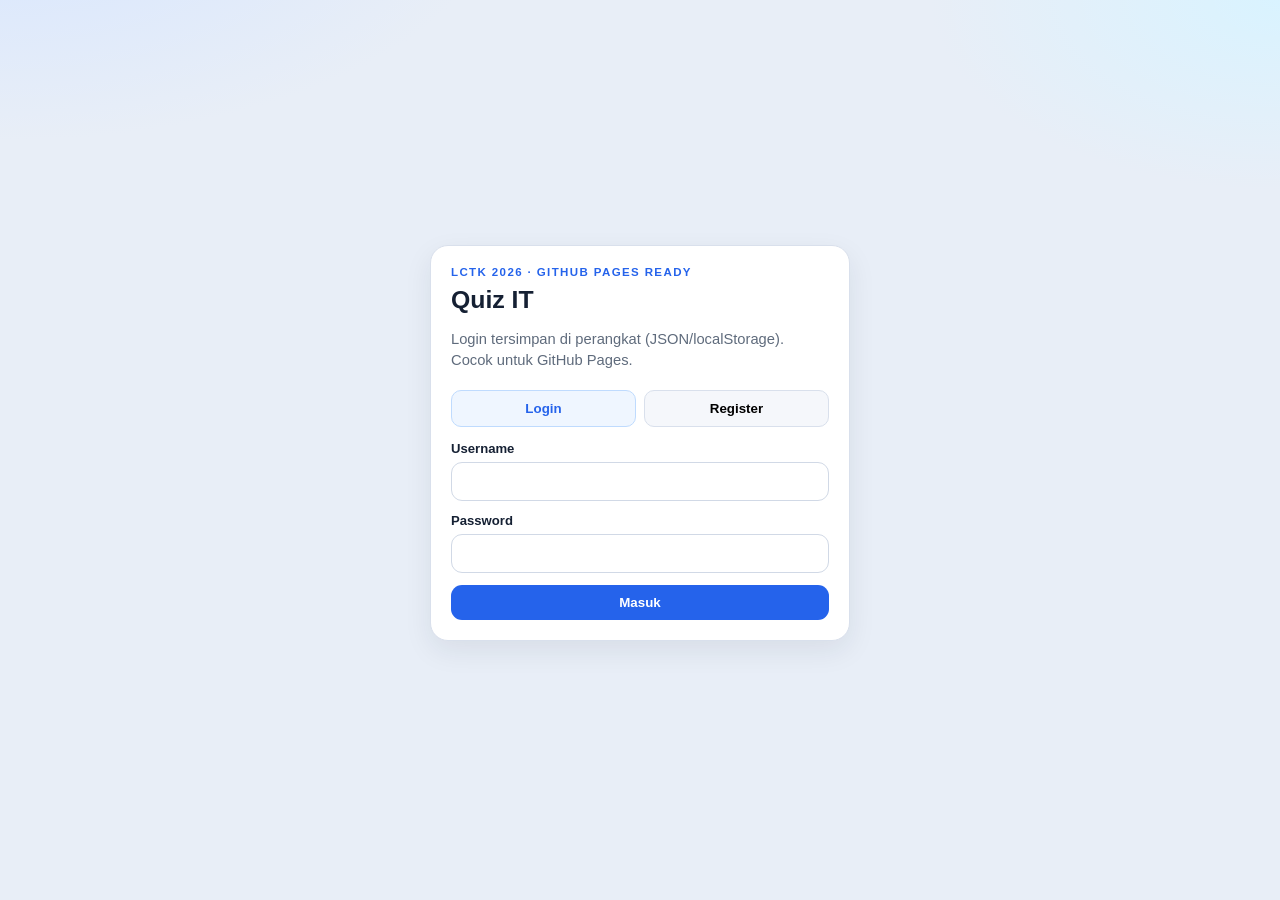
<file: index.html>
<!DOCTYPE html>
<html lang="id">
<head>
<meta charset="UTF-8">
<meta name="viewport" content="width=device-width, initial-scale=1.0">
<title>LCTK Quiz — Pilih Tipe Soal</title>
<link rel="stylesheet" href="assets/css/style.css">
</head>
<body>
<div class="wrap">
  <nav class="card pad topnav">
    <div class="nav-left">
      <strong>LCTK Quiz</strong>
      <span class="muted" id="who">…</span>
    </div>
    <div class="nav-right">
      <a class="btn ghost" href="profile.html">Profil</a>
      <button type="button" class="btn ghost" id="logout-btn">Logout</button>
    </div>
  </nav>

  <header class="card pad">
    <h1>Pilih tipe soal</h1>
    <p class="sub">Setiap attempt: soal diacak + pilihan ABCD diacak. Progress per soal tersimpan di JSON (localStorage).</p>
    <div class="toolbar">
      <button type="button" class="btn ghost" id="export-btn">Export data JSON</button>
      <label class="btn ghost" style="margin:0;cursor:pointer">Import JSON
        <input type="file" id="import-file" accept="application/json,.json" hidden>
      </label>
    </div>
  </header>

  <section class="card pad">
    <div class="cat-grid" id="cat-grid"><div class="loading">Memuat kategori…</div></div>
  </section>
</div>
<script src="assets/js/core.js"></script>
<script>
(async () => {
  const ctx = await LCTK.AppContext.create();
  const user = ctx.auth.currentUser();
  if (!user) { location.href = 'login.html'; return; }
  document.getElementById('who').textContent = '@' + user.username;

  const grid = document.getElementById('cat-grid');
  const counts = Object.fromEntries(
    ctx.bank.categories.map((c) => [c.id, ctx.bank.byCategory(c.id).length])
  );

  const cards = [
    ...ctx.bank.categories.map((c) => ({
      id: c.id,
      title: c.title,
      desc: c.desc,
      count: counts[c.id] || 0,
    })),
    {
      id: 'all',
      title: 'Semua kategori',
      desc: 'Campur semua tipe soal dalam satu attempt',
      count: ctx.bank.questions.length,
    },
  ];

  grid.innerHTML = cards.map((c) => `
    <button type="button" class="cat-card" data-cat="${c.id}">
      <strong>${c.title}</strong>
      <span>${c.desc}</span>
      <em>${c.count} soal →</em>
    </button>`).join('');

  grid.querySelectorAll('.cat-card').forEach((btn) => {
    btn.addEventListener('click', () => {
      location.href = 'quiz.html?cat=' + encodeURIComponent(btn.dataset.cat);
    });
  });

  document.getElementById('logout-btn').addEventListener('click', () => {
    ctx.auth.logout();
    location.href = 'login.html';
  });

  document.getElementById('export-btn').addEventListener('click', () => {
    const blob = new Blob([ctx.store.exportJson()], { type: 'application/json' });
    const a = document.createElement('a');
    a.href = URL.createObjectURL(blob);
    a.download = 'lctk-quiz-data.json';
    a.click();
  });

  document.getElementById('import-file').addEventListener('change', async (e) => {
    const file = e.target.files?.[0];
    if (!file) return;
    try {
      const text = await file.text();
      ctx.store.importJson(text);
      alert('Import berhasil. Reload…');
      location.reload();
    } catch (ex) {
      alert(ex.message || 'Import gagal');
    }
  });
})();
</script>
</body>
</html>
</file>
<file: assets/css/style.css>
:root{
  --bg:#e8eef7;
  --ink:#152033;
  --muted:#5f6b7c;
  --line:#d9e0ec;
  --card:#fff;
  --accent:#2563eb;
  --accent-2:#0ea5e9;
  --ok:#16a34a;
  --bad:#dc2626;
  --shadow:0 10px 28px rgba(21,32,51,.08);
}
*{box-sizing:border-box}
body{margin:0;font-family:"Segoe UI",Tahoma,Geneva,Verdana,sans-serif;color:var(--ink);min-height:100vh;background:
  radial-gradient(900px 420px at 0% -10%,#d7e6ff,transparent 55%),
  radial-gradient(700px 380px at 100% 0%,#d9f3ff,transparent 50%),
  var(--bg)}
.wrap{max-width:960px;margin:0 auto;padding:16px 14px 48px}
.card{background:var(--card);border:1px solid var(--line);border-radius:18px;box-shadow:var(--shadow)}
.pad{padding:20px;margin-bottom:14px}
h1{margin:0 0 6px;font-size:1.55rem}
h2{margin:0 0 8px;font-size:1.15rem}
.sub,.muted{color:var(--muted);font-size:.92rem;line-height:1.45}
.topnav{display:flex;justify-content:space-between;align-items:center;gap:10px;flex-wrap:wrap}
.nav-left,.nav-right,.row{display:flex;align-items:center;gap:8px;flex-wrap:wrap}
.btn{border:0;border-radius:11px;padding:10px 14px;font-weight:700;cursor:pointer;font-family:inherit;text-decoration:none;display:inline-flex;align-items:center;justify-content:center;color:inherit}
.btn.primary{background:var(--accent);color:#fff}
.btn.ghost{background:#eef2f7;color:#243247}
.btn:disabled{opacity:.45;cursor:not-allowed}
.btn.block{width:100%}
.stats{display:grid;grid-template-columns:repeat(4,1fr);gap:8px;margin-top:14px}
.stat{background:#f5f7fb;border-radius:12px;padding:10px;text-align:center}
.stat b{display:block;font-size:1.05rem}.stat span{font-size:.72rem;color:#738193}
.progress{height:9px;background:#e6ebf3;border-radius:99px;overflow:hidden;margin-top:14px}
.bar{height:100%;width:0;background:linear-gradient(90deg,var(--accent),var(--accent-2));transition:.25s}
.progress-meta{display:flex;justify-content:space-between;gap:8px;margin-top:8px;font-size:.82rem;color:var(--muted)}
.qno{font-size:.8rem;color:var(--accent);font-weight:800;margin-bottom:8px}
.question{font-size:1.2rem;font-weight:750;line-height:1.4;margin-bottom:14px}
.q-image{display:block;width:min(100%,360px);margin:0 auto 16px;border:1px solid var(--line);border-radius:14px;background:#f8fafc}
.options{display:grid;gap:10px}
button.option{width:100%;text-align:left;border:2px solid #e2e8f0;background:#fff;border-radius:13px;padding:12px 13px;font-size:.95rem;cursor:pointer;font-family:inherit}
button.option:hover{border-color:#93c5fd;background:#f8fbff}
button.option:disabled{cursor:default}
.letter{display:inline-flex;width:28px;height:28px;align-items:center;justify-content:center;border-radius:8px;background:#eef2f7;font-weight:800;margin-right:8px}
.correct{border-color:var(--ok)!important;background:#f0fdf4!important}
.wrong{border-color:var(--bad)!important;background:#fef2f2!important}
.correct .letter{background:var(--ok);color:#fff}.wrong .letter{background:var(--bad);color:#fff}
.feedback{display:none;margin-top:14px;border-radius:12px;padding:12px;font-size:.9rem;line-height:1.45}
.feedback.show{display:block}.feedback.ok{background:#f0fdf4;border:1px solid #bbf7d0}.feedback.no{background:#fef2f2;border:1px solid #fecaca}
.actions{display:flex;justify-content:space-between;align-items:center;gap:10px;flex-wrap:wrap;margin-top:16px}
.tiny{font-size:.75rem;color:#7b8798}
.cat-grid{display:grid;grid-template-columns:repeat(2,1fr);gap:12px}
.cat-card{border:1px solid var(--line);border-radius:16px;padding:16px;background:linear-gradient(180deg,#fff,#f7faff);cursor:pointer;text-align:left;font-family:inherit;transition:.15s}
.cat-card:hover{border-color:#93c5fd;transform:translateY(-1px)}
.cat-card strong{display:block;font-size:1.05rem;margin-bottom:4px}
.cat-card span{color:var(--muted);font-size:.85rem}
.cat-card em{display:inline-block;margin-top:10px;font-style:normal;font-size:.78rem;color:var(--accent);font-weight:700}
.auth-shell{min-height:100vh;display:grid;place-items:center;padding:20px}
.auth-box{width:min(420px,100%)}
.tabs{display:grid;grid-template-columns:1fr 1fr;gap:8px;margin-bottom:14px}
.tab{border:1px solid var(--line);background:#f5f7fb;border-radius:10px;padding:10px;font-weight:700;cursor:pointer;font-family:inherit}
.tab.active{background:#eff6ff;border-color:#bfdbfe;color:var(--accent)}
label{display:grid;gap:6px;font-size:.82rem;font-weight:700;margin-bottom:12px}
input,select{width:100%;padding:11px 12px;border:1px solid #d1d9e6;border-radius:11px;font:inherit}
.form-error{color:var(--bad);font-size:.85rem;margin:0 0 10px}
.hero-brand{margin-bottom:18px}
.hero-brand .eyebrow{text-transform:uppercase;letter-spacing:.12em;font-size:.72rem;font-weight:800;color:var(--accent);margin:0 0 8px}
.result{text-align:center;padding:18px 8px}.score{font-size:2.6rem;font-weight:850;margin:8px 0}
.review-item,.memo-item{padding:12px 0;border-top:1px solid #e8edf5}
.review-item:first-child,.memo-item:first-child{border-top:0}
.profile-grid{display:grid;grid-template-columns:repeat(4,1fr);gap:8px;margin-bottom:14px}
.chip{background:#f5f7fb;border:1px solid var(--line);border-radius:12px;padding:12px;margin-bottom:8px}
.chip h3{margin:0 0 4px;font-size:.95rem}.chip p{margin:0;font-size:.85rem;color:var(--muted)}
.meter{height:8px;background:#e6ebf3;border-radius:99px;overflow:hidden;margin-top:8px}
.meter>i{display:block;height:100%;background:var(--accent)}
.attempt-block{border:1px solid var(--line);border-radius:14px;padding:14px;margin-bottom:12px;background:#fafcff}
.section-title{margin:20px 0 10px;font-size:1.05rem}
.loading{padding:28px;text-align:center;color:var(--muted)}
.toolbar{display:flex;gap:8px;flex-wrap:wrap;margin-top:10px}
@media(max-width:720px){
  .stats,.profile-grid,.cat-grid{grid-template-columns:1fr 1fr}
  .question{font-size:1.05rem}
}
@media(max-width:420px){
  .stats{grid-template-columns:1fr 1fr}
}
</file>
